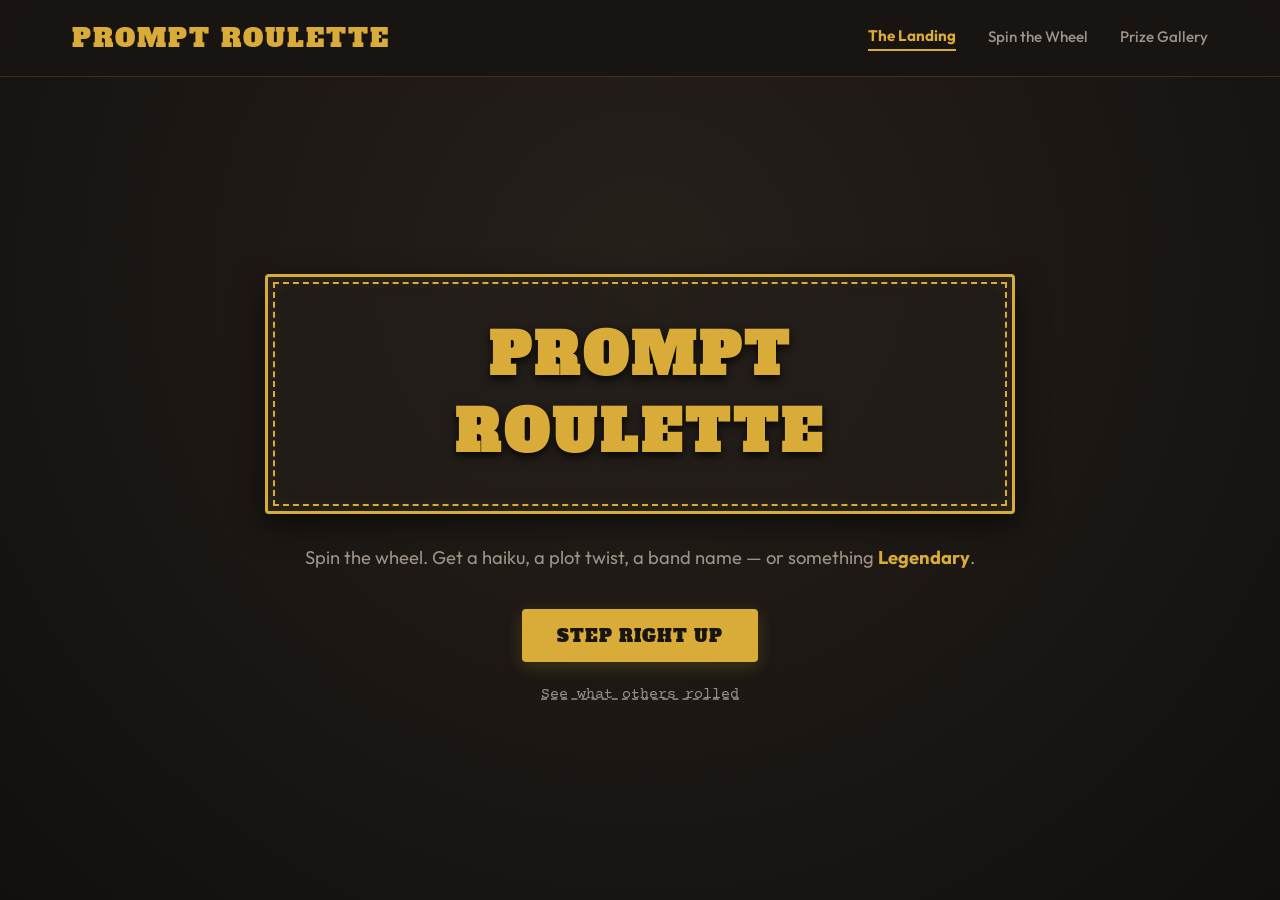
<file: index.html>
<!DOCTYPE html>
<html lang="en">
<head>
  <meta charset="UTF-8">
  <meta name="viewport" content="width=device-width, initial-scale=1.0">
  <title>Prompt Roulette — The Landing</title>
  <link rel="stylesheet" href="frontend/style.css">
</head>
<body>

  <!-- Navigation Header -->
  <header class="header">
    <div class="nav-container">
      <a href="index.html" class="brand-logo">PROMPT ROULETTE</a>
      <button id="navToggle" class="nav-toggle" aria-label="Toggle Navigation Menu" aria-expanded="false">
        <span class="hamburger-bar"></span>
        <span class="hamburger-bar"></span>
        <span class="hamburger-bar"></span>
      </button>
      <nav id="navLinks" class="nav-links">
        <a href="index.html" class="nav-link active">The Landing</a>
        <a href="frontend/index.html" class="nav-link">Spin the Wheel</a>
        <a href="frontend/gallery.html" class="nav-link">Prize Gallery</a>
      </nav>
    </div>
  </header>

  <!-- Main Hero Section (Matching Image 5) -->
  <main class="main-content">
    <div class="landing-frame-container">
      
      <!-- Vintage Framed Gold Box -->
      <div class="landing-gold-box">
        <h1 class="landing-gold-title">PROMPT ROULETTE</h1>
      </div>

      <p class="landing-subtext">
        Spin the wheel. Get a haiku, a plot twist, a band name — or something <strong style="color: var(--gold-primary);">Legendary</strong>.
      </p>

      <a href="frontend/index.html" class="btn btn-gold">STEP RIGHT UP</a>

      <a href="frontend/gallery.html" class="sublink">See what others rolled</a>

    </div>
  </main>

  <script src="frontend/app.js"></script>
</body>
</html>
</file>
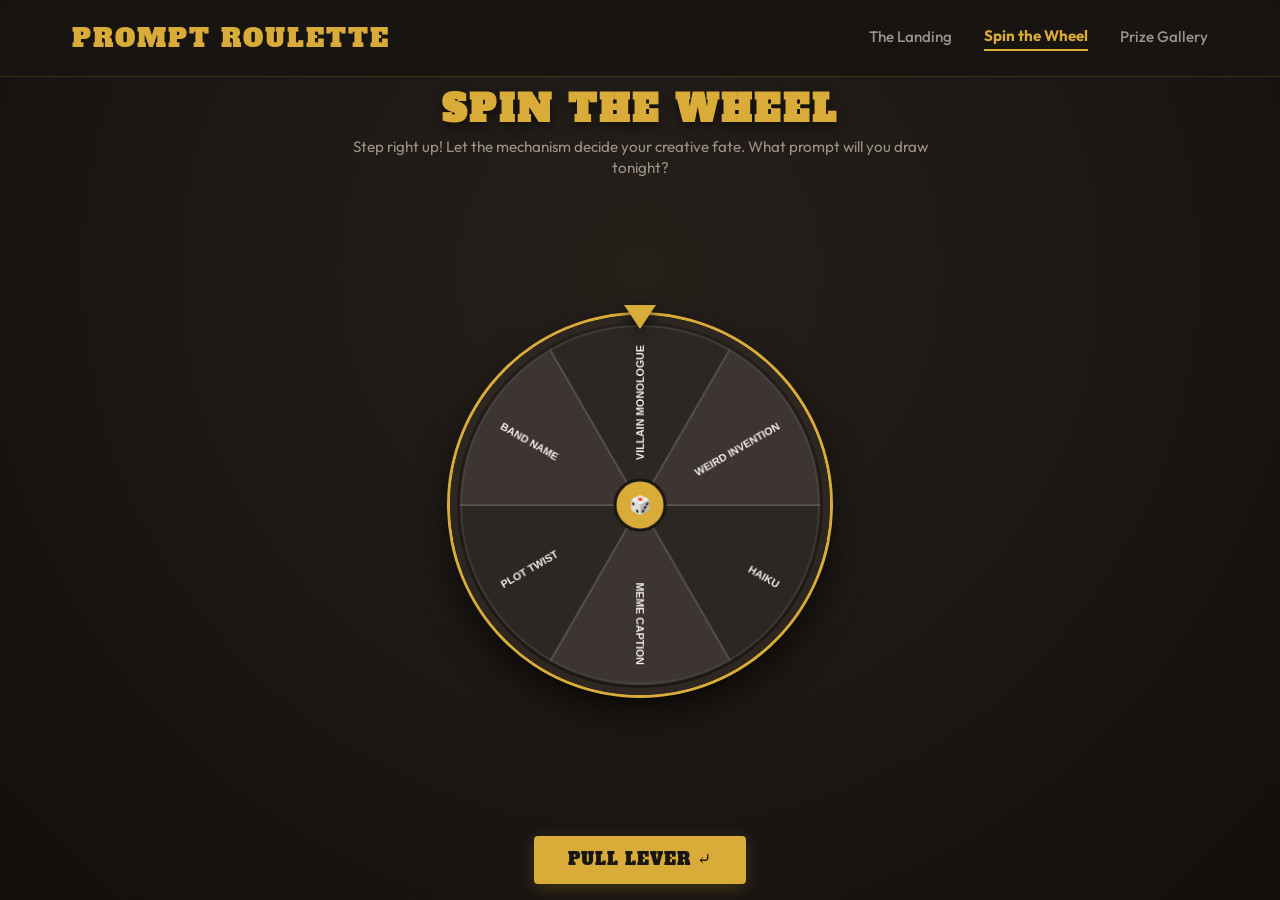
<file: frontend/index.html>
<!DOCTYPE html>
<html lang="en">
<head>
  <meta charset="UTF-8">
  <meta name="viewport" content="width=device-width, initial-scale=1.0">
  <title>Prompt Roulette — Spin the Wheel</title>
  <link rel="stylesheet" href="style.css">
</head>
<body class="spin-page">

  <!-- Navigation Header -->
  <header class="header">
    <div class="nav-container">
      <a href="../index.html" class="brand-logo">PROMPT ROULETTE</a>
      <button id="navToggle" class="nav-toggle" aria-label="Toggle Navigation Menu" aria-expanded="false">
        <span class="hamburger-bar"></span>
        <span class="hamburger-bar"></span>
        <span class="hamburger-bar"></span>
      </button>
      <nav id="navLinks" class="nav-links">
        <a href="../index.html" class="nav-link">The Landing</a>
        <a href="index.html" class="nav-link active">Spin the Wheel</a>
        <a href="gallery.html" class="nav-link">Prize Gallery</a>
      </nav>
    </div>
  </header>

  <!-- Main Content Area -->
  <main class="main-content">
    
    <div class="hero-header">
      <h1 class="page-title">SPIN THE WHEEL</h1>
      <p class="page-subtitle">
        Step right up! Let the mechanism decide your creative fate. What prompt will you draw tonight?
      </p>
    </div>

    <!-- Wheel Canvas Area (Matching Image 1) -->
    <div class="wheel-wrapper">
      <div class="wheel-pointer"></div>
      <div class="wheel-container">
        <canvas id="wheelCanvas" width="380" height="380"></canvas>
      </div>
    </div>

    <!-- Pull Lever Button -->
    <button id="spinBtn" class="btn btn-gold">PULL LEVER ⤶</button>

  </main>

  <!-- Result Ticket Modal (Matching Image 3) -->
  <div id="ticketModal" class="ticket-modal-container">
    <div class="ticket-card">
      <div class="ticket-header">
        <span id="ticketNo">NO. 00892</span>
        <span>RESULT</span>
      </div>

      <h2 id="ticketCategory" class="ticket-category-title">Villain Monologue</h2>
      <div id="ticketStamp" class="stamp-badge stamp-rare">RARE</div>

      <div id="ticketQuote" class="ticket-quote-box">
        "I have waited an eternity for this moment of minor inconvenience."
      </div>

      <div class="ticket-perforated-line"></div>

      <div class="ticket-footer-text">
        VALID FOR ONE USE<br>
        * P R O M P T *
      </div>

      <div class="ticket-actions">
        <button id="modalSpinAgain" class="btn btn-gold">🔁 SPIN AGAIN</button>
        <button id="modalSave" class="btn btn-dark">📑 SAVE TO GALLERY</button>
      </div>
    </div>
  </div>

  <div id="toast" class="hidden"></div>
  <div id="confetti-container"></div>

  <script src="app.js"></script>
</body>
</html>
</file>
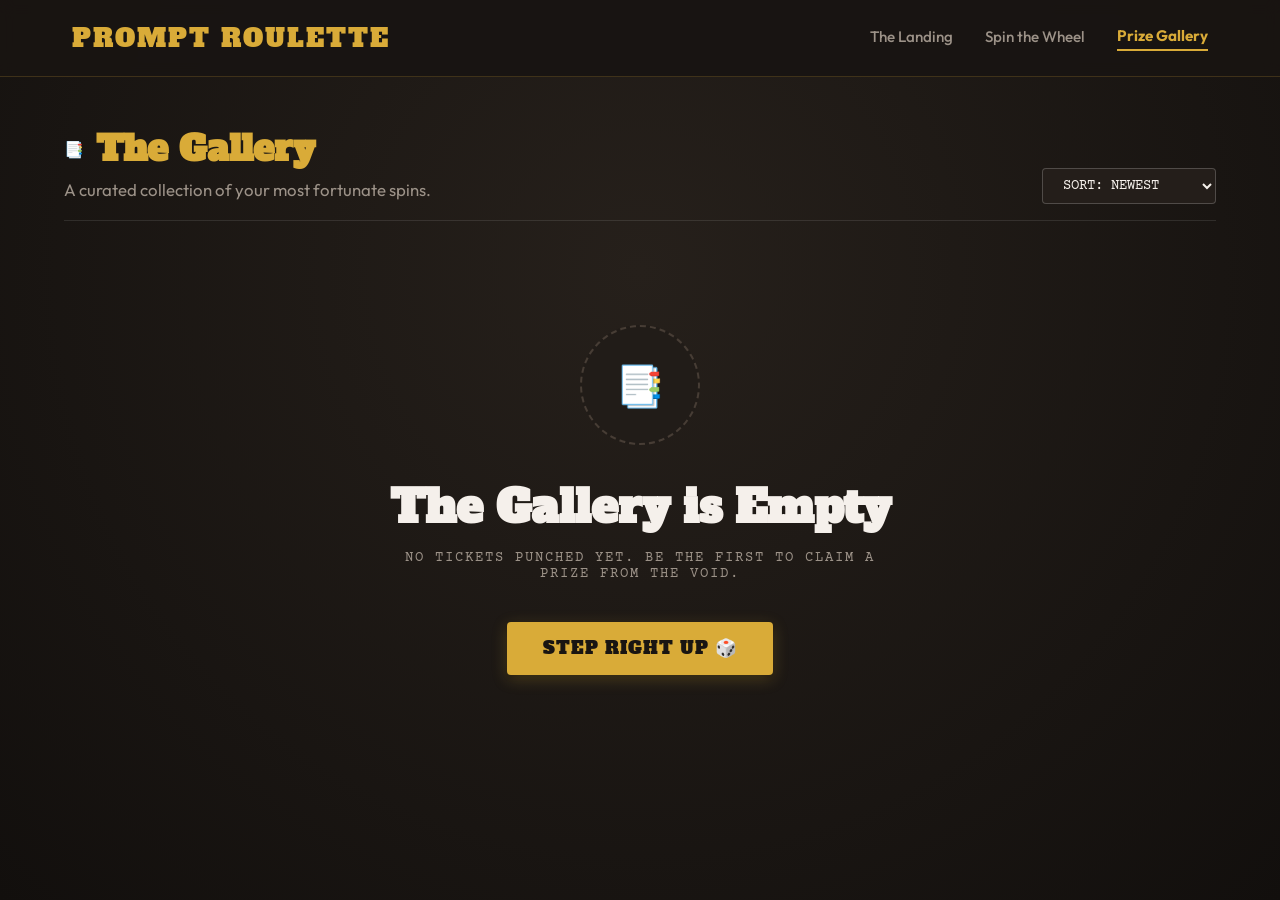
<file: frontend/gallery.html>
<!DOCTYPE html>
<html lang="en">
<head>
  <meta charset="UTF-8">
  <meta name="viewport" content="width=device-width, initial-scale=1.0">
  <title>Prompt Roulette — Prize Gallery</title>
  <link rel="stylesheet" href="style.css">
</head>
<body>

  <!-- Navigation Header -->
  <header class="header">
    <div class="nav-container">
      <a href="../index.html" class="brand-logo">PROMPT ROULETTE</a>
      <button id="navToggle" class="nav-toggle" aria-label="Toggle Navigation Menu" aria-expanded="false">
        <span class="hamburger-bar"></span>
        <span class="hamburger-bar"></span>
        <span class="hamburger-bar"></span>
      </button>
      <nav id="navLinks" class="nav-links">
        <a href="../index.html" class="nav-link">The Landing</a>
        <a href="index.html" class="nav-link">Spin the Wheel</a>
        <a href="gallery.html" class="nav-link active">Prize Gallery</a>
      </nav>
    </div>
  </header>

  <!-- Main Content Area -->
  <main class="main-content" style="justify-content: flex-start;">
    
    <!-- Gallery Header Bar -->
    <div class="gallery-header-bar">
      <div>
        <div class="gallery-title-group">
          <span>📑</span>
          <h1>The Gallery</h1>
        </div>
        <p class="page-subtitle" style="text-align: left; margin-top: 0.25rem;">
          A curated collection of your most fortunate spins.
        </p>
      </div>

      <div class="sort-select-wrapper">
        <select id="sortSelect" class="sort-select">
          <option value="newest">SORT: NEWEST</option>
          <option value="top">SORT: TOP VOTED</option>
        </select>
      </div>
    </div>

    <!-- Empty State Component (Matching Image 2) -->
    <div id="emptyState" class="empty-state-container hidden">
      <div class="empty-icon-circle">
        📑
      </div>
      <h2 class="empty-title">The Gallery is Empty</h2>
      <p class="empty-subtitle">
        NO TICKETS PUNCHED YET. BE THE FIRST TO CLAIM A PRIZE FROM THE VOID.
      </p>
      <a href="index.html" class="btn btn-gold">Step Right Up 🎲</a>
    </div>

    <!-- Gallery Grid Component (Matching Image 4) -->
    <div id="galleryGrid" class="gallery-grid hidden"></div>

  </main>

  <div id="toast" class="hidden"></div>

  <script src="app.js"></script>
</body>
</html>
</file>
<file: frontend/style.css>
@import url('https://fonts.googleapis.com/css2?family=Alfa+Slab+One&family=Courier+Prime:ital,wght@0,400;0,700;1,400&family=Outfit:wght@400;500;600;700&display=swap');

:root {
  --bg-dark: #191512;
  --bg-dark-gradient: radial-gradient(circle at 50% 30%, #26201b 0%, #120f0d 100%);
  --bg-card: #eee8db;
  --bg-card-inset: #e2dbcb;
  
  --gold-primary: #d9ab38;
  --gold-hover: #c49729;
  --gold-glow: rgba(217, 171, 56, 0.25);
  
  --text-light: #f5f0eb;
  --text-dark: #191512;
  --text-muted: #9c9288;
  --text-dim: #70675f;
  
  --rarity-common: #008080;
  --rarity-common-bg: #e2f2f2;
  --rarity-rare: #c04838;
  --rarity-rare-bg: #fbebe8;
  --rarity-legendary: #d9ab38;
  --rarity-legendary-bg: #fdf7e7;
  
  --font-serif: 'Alfa Slab One', cursive, serif;
  --font-mono: 'Courier Prime', monospace;
  --font-sans: 'Outfit', sans-serif;
}

* {
  box-sizing: border-box;
  margin: 0;
  padding: 0;
}

body {
  background: var(--bg-dark);
  background-image: var(--bg-dark-gradient);
  color: var(--text-light);
  font-family: var(--font-sans);
  min-height: 100vh;
  display: flex;
  flex-direction: column;
  overflow-x: hidden;
}

/* Header & Navigation */
.header {
  border-bottom: 1px solid rgba(217, 171, 56, 0.2);
  background: rgba(25, 21, 18, 0.95);
  backdrop-filter: blur(8px);
  position: sticky;
  top: 0;
  z-index: 100;
}

.nav-container {
  max-width: 1200px;
  margin: 0 auto;
  padding: 1.25rem 2rem;
  display: flex;
  align-items: center;
  justify-content: space-between;
}

.brand-logo {
  font-family: var(--font-serif);
  font-size: 1.6rem;
  color: var(--gold-primary);
  text-decoration: none;
  letter-spacing: 2px;
  transition: transform 0.2s ease;
}

.brand-logo:hover {
  transform: scale(1.02);
}

.nav-links {
  display: flex;
  align-items: center;
  gap: 2rem;
}

.nav-link {
  color: var(--text-muted);
  text-decoration: none;
  font-size: 0.95rem;
  font-weight: 500;
  transition: color 0.2s ease;
  padding-bottom: 4px;
}

.nav-link:hover {
  color: var(--text-light);
}

.nav-link.active {
  color: var(--gold-primary);
  font-weight: 700;
  border-bottom: 2px solid var(--gold-primary);
}

/* Hamburger Toggle Button (Hidden on Desktop) */
.nav-toggle {
  display: none;
  background: transparent;
  border: 1px solid var(--gold-primary);
  border-radius: 4px;
  padding: 6px 8px;
  cursor: pointer;
  flex-direction: column;
  justify-content: space-around;
  width: 38px;
  height: 34px;
  box-sizing: border-box;
  transition: all 0.2s ease;
}

.hamburger-bar {
  display: block;
  width: 100%;
  height: 2px;
  background: var(--gold-primary);
  border-radius: 2px;
  transition: transform 0.25s ease, opacity 0.25s ease;
}

.nav-toggle.open .hamburger-bar:nth-child(1) {
  transform: translateY(7px) rotate(45deg);
}

.nav-toggle.open .hamburger-bar:nth-child(2) {
  opacity: 0;
}

.nav-toggle.open .hamburger-bar:nth-child(3) {
  transform: translateY(-7px) rotate(-45deg);
}

/* Main Container Layout */
.main-content {
  flex: 1;
  display: flex;
  flex-direction: column;
  align-items: center;
  justify-content: center;
  padding: 3rem 1.5rem;
  max-width: 1200px;
  margin: 0 auto;
  width: 100%;
}

/* Hero Title Section */
.hero-header {
  text-align: center;
  margin-bottom: 2.5rem;
  max-width: 650px;
}

.page-title {
  font-family: var(--font-serif);
  font-size: 3rem;
  color: var(--gold-primary);
  letter-spacing: 3px;
  text-transform: uppercase;
  margin-bottom: 0.75rem;
  text-shadow: 0 4px 12px rgba(0, 0, 0, 0.5);
}

.page-subtitle {
  color: var(--text-muted);
  font-size: 1.05rem;
  line-height: 1.6;
}

/* Landing Page Frame Box (Matching Image 5) */
.landing-frame-container {
  display: flex;
  flex-direction: column;
  align-items: center;
  text-align: center;
  max-width: 750px;
}

.landing-gold-box {
  border: 3px solid var(--gold-primary);
  outline: 2px dashed var(--gold-primary);
  outline-offset: -10px;
  padding: 2.5rem 4rem;
  background: rgba(36, 30, 26, 0.6);
  margin-bottom: 2rem;
  border-radius: 4px;
  box-shadow: 0 10px 30px rgba(0,0,0,0.6), inset 0 0 20px rgba(217, 171, 56, 0.1);
}

.landing-gold-title {
  font-family: var(--font-serif);
  font-size: 3.5rem;
  color: var(--gold-primary);
  letter-spacing: 4px;
  text-transform: uppercase;
  text-shadow: 0 4px 10px rgba(0,0,0,0.8);
}

.landing-subtext {
  color: var(--text-muted);
  font-size: 1.15rem;
  margin-bottom: 2.5rem;
}

.sublink {
  color: var(--text-muted);
  font-family: var(--font-mono);
  font-size: 0.95rem;
  text-decoration: underline;
  text-decoration-style: dashed;
  margin-top: 1.5rem;
  transition: color 0.2s ease;
}

.sublink:hover {
  color: var(--gold-primary);
}

/* Buttons */
.btn {
  display: inline-flex;
  align-items: center;
  justify-content: center;
  gap: 0.5rem;
  font-family: var(--font-serif);
  font-size: 1.1rem;
  padding: 0.9rem 2.2rem;
  border-radius: 4px;
  border: none;
  cursor: pointer;
  text-decoration: none;
  text-transform: uppercase;
  letter-spacing: 1px;
  transition: all 0.2s cubic-bezier(0.175, 0.885, 0.32, 1.275);
}

.btn-gold {
  background: var(--gold-primary);
  color: var(--text-dark);
  box-shadow: 0 4px 15px var(--gold-glow), 0 2px 4px rgba(0,0,0,0.4);
}

.btn-gold:hover {
  background: var(--gold-hover);
  transform: translateY(-2px);
  box-shadow: 0 6px 20px rgba(217, 171, 56, 0.4);
}

.btn-gold:disabled {
  opacity: 0.6;
  cursor: not-allowed;
  transform: none;
}

.btn-dark {
  background: #28221d;
  color: var(--text-light);
  border: 1px solid rgba(255, 255, 255, 0.2);
}

.btn-dark:hover {
  background: #362e28;
  border-color: var(--gold-primary);
  transform: translateY(-2px);
}

body.spin-page #spinBtn {
  flex-shrink: 0;
  margin-top: 0.25rem;
  padding: clamp(0.55rem, 1.4vh, 0.85rem) clamp(1.4rem, 3.5vw, 2.1rem);
  font-size: clamp(0.9rem, 2vh, 1.05rem);
}

/* Wheel Container (Spin Screen) */
/* Spin Page Viewport-Fit Layout (Zero Scroll) */
body.spin-page {
  height: 100vh;
  height: 100dvh;
  overflow: hidden;
  display: flex;
  flex-direction: column;
}

body.spin-page .header {
  flex-shrink: 0;
}

body.spin-page .main-content {
  flex: 1;
  min-height: 0;
  padding: 0.5rem 1rem 1rem;
  display: flex;
  flex-direction: column;
  align-items: center;
  justify-content: space-between;
  overflow: hidden;
}

body.spin-page .hero-header {
  margin-bottom: 0.25rem;
  flex-shrink: 0;
}

body.spin-page .page-title {
  font-size: clamp(1.5rem, 4vh, 2.6rem);
  margin-bottom: 0.2rem;
}

body.spin-page .page-subtitle {
  font-size: clamp(0.8rem, 1.8vh, 0.95rem);
  line-height: 1.35;
  max-width: 580px;
}

.wheel-wrapper {
  position: relative;
  display: flex;
  flex-direction: column;
  align-items: center;
  justify-content: center;
  margin: 0.25rem 0 0.5rem;
  flex-shrink: 1;
  min-height: 0;
}

.wheel-pointer {
  width: 0;
  height: 0;
  border-left: 16px solid transparent;
  border-right: 16px solid transparent;
  border-top: 24px solid var(--gold-primary);
  position: absolute;
  top: -10px;
  z-index: 10;
  filter: drop-shadow(0 4px 6px rgba(0,0,0,0.6));
}

.wheel-container {
  width: min(380px, 44vh, 75vw);
  height: min(380px, 44vh, 75vw);
  border-radius: 50%;
  border: 7px solid #2d2621;
  box-shadow: 0 0 0 3px var(--gold-primary), 0 15px 35px rgba(0,0,0,0.7);
  overflow: hidden;
  position: relative;
  flex-shrink: 1;
}

#wheelCanvas {
  width: 100%;
  height: 100%;
}

/* Result Ticket Card Component (Matching Image 3) */
.ticket-modal-container {
  position: fixed;
  top: 0;
  left: 0;
  width: 100vw;
  height: 100vh;
  background: rgba(12, 10, 8, 0.85);
  backdrop-filter: blur(6px);
  display: flex;
  align-items: center;
  justify-content: center;
  z-index: 200;
  opacity: 0;
  pointer-events: none;
  transition: opacity 0.3s ease;
}

.ticket-modal-container.active {
  opacity: 1;
  pointer-events: auto;
}

.ticket-card {
  background: var(--bg-card);
  color: var(--text-dark);
  width: 420px;
  max-width: 90vw;
  border-radius: 6px;
  box-shadow: 0 20px 50px rgba(0,0,0,0.8);
  position: relative;
  overflow: hidden;
  padding: 2rem;
  transform: translateY(20px) scale(0.95);
  transition: transform 0.3s cubic-bezier(0.175, 0.885, 0.32, 1.275);
}

.ticket-modal-container.active .ticket-card {
  transform: translateY(0) scale(1);
}

/* Ticket Side Notch Cutouts */
.ticket-card::before,
.ticket-card::after {
  content: "";
  position: absolute;
  top: 65%;
  width: 24px;
  height: 24px;
  background: #120f0d;
  border-radius: 50%;
  z-index: 5;
}

.ticket-card::before {
  left: -12px;
}

.ticket-card::after {
  right: -12px;
}

.ticket-header {
  display: flex;
  justify-content: space-between;
  font-family: var(--font-mono);
  font-size: 0.85rem;
  color: var(--text-dim);
  margin-bottom: 1rem;
  text-transform: uppercase;
}

.ticket-category-title {
  font-family: var(--font-serif);
  font-size: 2.2rem;
  line-height: 1.1;
  color: var(--text-dark);
  margin-bottom: 1rem;
  position: relative;
}

/* Rarity Stamp Badge */
.stamp-badge {
  display: inline-block;
  font-family: var(--font-serif);
  font-size: 0.9rem;
  padding: 0.25rem 0.75rem;
  border: 2px solid currentColor;
  text-transform: uppercase;
  letter-spacing: 2px;
  transform: rotate(-6deg);
  border-radius: 2px;
  margin-bottom: 1.25rem;
}

.stamp-common {
  color: var(--rarity-common);
  border-color: var(--rarity-common);
}

.stamp-rare {
  color: var(--rarity-rare);
  border-color: var(--rarity-rare);
}

.stamp-legendary {
  color: var(--rarity-legendary);
  border-color: var(--rarity-legendary);
  background: #fff8e6;
}

.ticket-quote-box {
  background: var(--bg-card-inset);
  border: 1px dashed #c4bcab;
  padding: 1.25rem;
  border-radius: 4px;
  font-family: var(--font-mono);
  font-size: 1rem;
  line-height: 1.5;
  color: #2b2520;
  margin-bottom: 1.5rem;
  min-height: 90px;
  display: flex;
  align-items: center;
  justify-content: center;
  text-align: center;
}

.ticket-perforated-line {
  border-top: 2px dashed #c4bcab;
  margin: 1.25rem 0;
}

.ticket-footer-text {
  text-align: center;
  font-family: var(--font-mono);
  font-size: 0.75rem;
  color: var(--text-dim);
  letter-spacing: 2px;
  text-transform: uppercase;
}

.ticket-actions {
  display: flex;
  gap: 0.75rem;
  margin-top: 1.5rem;
}

.ticket-actions .btn {
  flex: 1;
  font-size: 0.85rem;
  padding: 0.75rem 1rem;
}

/* Gallery Header & Controls */
.gallery-header-bar {
  width: 100%;
  display: flex;
  align-items: flex-end;
  justify-content: space-between;
  border-bottom: 1px solid rgba(255, 255, 255, 0.1);
  padding-bottom: 1rem;
  margin-bottom: 2.5rem;
}

.gallery-title-group {
  display: flex;
  align-items: center;
  gap: 0.75rem;
}

.gallery-title-group h1 {
  font-family: var(--font-serif);
  font-size: 2.2rem;
  color: var(--gold-primary);
}

.sort-select-wrapper {
  position: relative;
}

.sort-select {
  background: #241e1a;
  color: var(--text-light);
  border: 1px solid rgba(255, 255, 255, 0.2);
  padding: 0.5rem 1rem;
  border-radius: 4px;
  font-family: var(--font-mono);
  font-size: 0.85rem;
  cursor: pointer;
}

/* Empty State Component (Matching Image 2) */
.empty-state-container {
  display: flex;
  flex-direction: column;
  align-items: center;
  text-align: center;
  padding: 4rem 2rem;
  width: 100%;
}

.empty-icon-circle {
  width: 120px;
  height: 120px;
  border-radius: 50%;
  background: #211c18;
  border: 2px dashed #473d35;
  display: flex;
  align-items: center;
  justify-content: center;
  font-size: 2.5rem;
  color: var(--text-dim);
  margin-bottom: 2rem;
}

.empty-title {
  font-family: var(--font-serif);
  font-size: 2.8rem;
  color: var(--text-light);
  margin-bottom: 0.75rem;
}

.empty-subtitle {
  font-family: var(--font-mono);
  font-size: 0.9rem;
  color: var(--text-muted);
  letter-spacing: 2px;
  max-width: 500px;
  margin-bottom: 2.5rem;
  text-transform: uppercase;
}

/* Gallery Grid & Cards (Matching Image 4) */
.gallery-grid {
  display: grid;
  grid-template-columns: repeat(auto-fill, minmax(320px, 1fr));
  gap: 2rem;
  width: 100%;
}

.gallery-card {
  background: var(--bg-card);
  color: var(--text-dark);
  border-radius: 6px;
  padding: 1.5rem;
  position: relative;
  box-shadow: 0 10px 25px rgba(0,0,0,0.5);
  display: flex;
  flex-direction: column;
  justify-content: space-between;
  min-height: 240px;
  transition: transform 0.2s ease, box-shadow 0.2s ease;
}

.gallery-card:hover {
  transform: translateY(-4px);
  box-shadow: 0 15px 35px rgba(0,0,0,0.7);
}

/* Card Cutout Notches */
.gallery-card::before,
.gallery-card::after {
  content: "";
  position: absolute;
  top: 70%;
  width: 16px;
  height: 16px;
  background: #191512;
  border-radius: 50%;
}

.gallery-card::before {
  left: -8px;
}

.gallery-card::after {
  right: -8px;
}

.card-top-bar {
  display: flex;
  justify-content: space-between;
  align-items: center;
  margin-bottom: 1rem;
}

.card-number {
  font-family: var(--font-mono);
  font-size: 0.85rem;
  color: var(--text-dim);
}

.card-badge {
  font-family: var(--font-serif);
  font-size: 0.75rem;
  padding: 0.2rem 0.6rem;
  border-radius: 2px;
  letter-spacing: 1px;
}

.card-badge.legendary {
  background: var(--rarity-legendary);
  color: var(--text-dark);
}

.card-badge.rare {
  background: var(--rarity-rare);
  color: #ffffff;
}

.card-badge.common {
  background: var(--rarity-common);
  color: #ffffff;
}

.card-title {
  font-family: var(--font-serif);
  font-size: 1.5rem;
  margin-bottom: 0.75rem;
  line-height: 1.2;
}

.card-body-text {
  font-family: var(--font-sans);
  font-size: 0.95rem;
  line-height: 1.5;
  color: #2b2520;
  margin-bottom: 1.5rem;
}

.card-perforation {
  border-top: 2px dashed #c4bcab;
  margin-bottom: 1rem;
}

.card-bottom-bar {
  display: flex;
  justify-content: space-between;
  align-items: center;
}

.card-category-tag {
  font-family: var(--font-mono);
  font-size: 0.8rem;
  color: var(--text-dim);
  display: flex;
  align-items: center;
  gap: 0.4rem;
}

.upvote-btn {
  background: #28221d;
  color: var(--text-light);
  border: none;
  width: 42px;
  height: 42px;
  border-radius: 50%;
  display: flex;
  align-items: center;
  justify-content: center;
  cursor: pointer;
  transition: all 0.2s ease;
  font-size: 1rem;
  position: relative;
}

.upvote-btn:hover {
  background: var(--gold-primary);
  color: var(--text-dark);
  transform: scale(1.1);
}


.upvote-btn .vote-count {
  position: absolute;
  top: -6px;
  right: -6px;
  background: var(--gold-primary);
  color: var(--text-dark);
  font-family: var(--font-mono);
  font-size: 0.75rem;
  font-weight: 700;
  padding: 0.15rem 0.4rem;
  border-radius: 10px;
}

/* Toast Container */
#toast {
  position: fixed;
  bottom: 2rem;
  left: 50%;
  transform: translateX(-50%);
  background: #241e1a;
  color: var(--gold-primary);
  border: 1px solid var(--gold-primary);
  padding: 0.75rem 1.5rem;
  border-radius: 4px;
  font-family: var(--font-mono);
  font-size: 0.9rem;
  z-index: 300;
  box-shadow: 0 10px 25px rgba(0,0,0,0.8);
  transition: opacity 0.3s ease;
}

.hidden {
  display: none !important;
}

/* Responsive adjustments */
@media (max-width: 768px) {
  .page-title { font-size: 2.2rem; }
  .landing-gold-title { font-size: 2.2rem; }
  .landing-gold-box { padding: 1.5rem 1.5rem; }
  .wheel-container { width: 300px; height: 300px; }
  
  .header {
    position: relative;
  }
  
  .nav-container {
    padding: 0.85rem 1.25rem;
    position: relative;
  }

  .nav-toggle {
    display: flex;
  }

  .nav-links {
    position: absolute;
    top: 100%;
    left: 0;
    right: 0;
    background: rgba(25, 21, 18, 0.98);
    border-bottom: 2px solid var(--gold-primary);
    box-shadow: 0 10px 25px rgba(0, 0, 0, 0.85);
    flex-direction: column;
    align-items: stretch;
    gap: 0;
    padding: 0.5rem 0;
    display: none;
    z-index: 250;
  }

  .nav-links.open {
    display: flex;
  }

  .nav-link {
    padding: 0.85rem 1.5rem;
    font-size: 1rem;
    border-bottom: 1px solid rgba(217, 171, 56, 0.15);
    text-align: left;
    width: 100%;
    box-sizing: border-box;
  }

  .nav-link:last-child {
    border-bottom: none;
  }

  .nav-link.active {
    border-bottom: 1px solid rgba(217, 171, 56, 0.15);
    border-left: 4px solid var(--gold-primary);
    background: rgba(217, 171, 56, 0.08);
  }

  /* Gallery Header Filter Bar Mobile Stack */
  .gallery-header-bar {
    flex-direction: column;
    align-items: stretch;
    gap: 1.25rem;
    margin-bottom: 1.75rem;
  }

  .sort-select-wrapper {
    width: 100%;
  }

  .sort-select {
    width: 100%;
    min-height: 44px;
    padding: 0.65rem 1rem;
    font-size: 0.9rem;
    box-sizing: border-box;
  }
}

@media (max-width: 480px) {
  .page-title { font-size: 1.8rem; letter-spacing: 1px; }
  .landing-gold-title { font-size: 1.7rem; letter-spacing: 2px; }
  .landing-gold-box { padding: 1.25rem 1rem; max-width: 92vw; }
  .wheel-container { width: 280px; height: 280px; max-width: 85vw; max-height: 85vw; }
  .wheel-wrapper { margin: 1rem 0 1.5rem; }
  .brand-logo { font-size: 1.3rem; letter-spacing: 1px; }
  .ticket-card { width: 92vw; padding: 1.25rem 1rem; }
  .ticket-category-title { font-size: 1.6rem; }
  .empty-title { font-size: 2rem; }
  .empty-state-container { padding: 2.5rem 1rem; }
  .empty-icon-circle { width: 100px; height: 100px; font-size: 2rem; margin-bottom: 1.5rem; }
  
  .gallery-grid {
    grid-template-columns: 1fr;
    gap: 1.25rem;
    width: 100%;
  }

  .gallery-card {
    width: 100%;
    padding: 1.25rem 1.15rem;
    box-sizing: border-box;
    min-height: auto;
  }

  .upvote-btn {
    min-width: 44px;
    min-height: 44px;
  }
}
</file>
